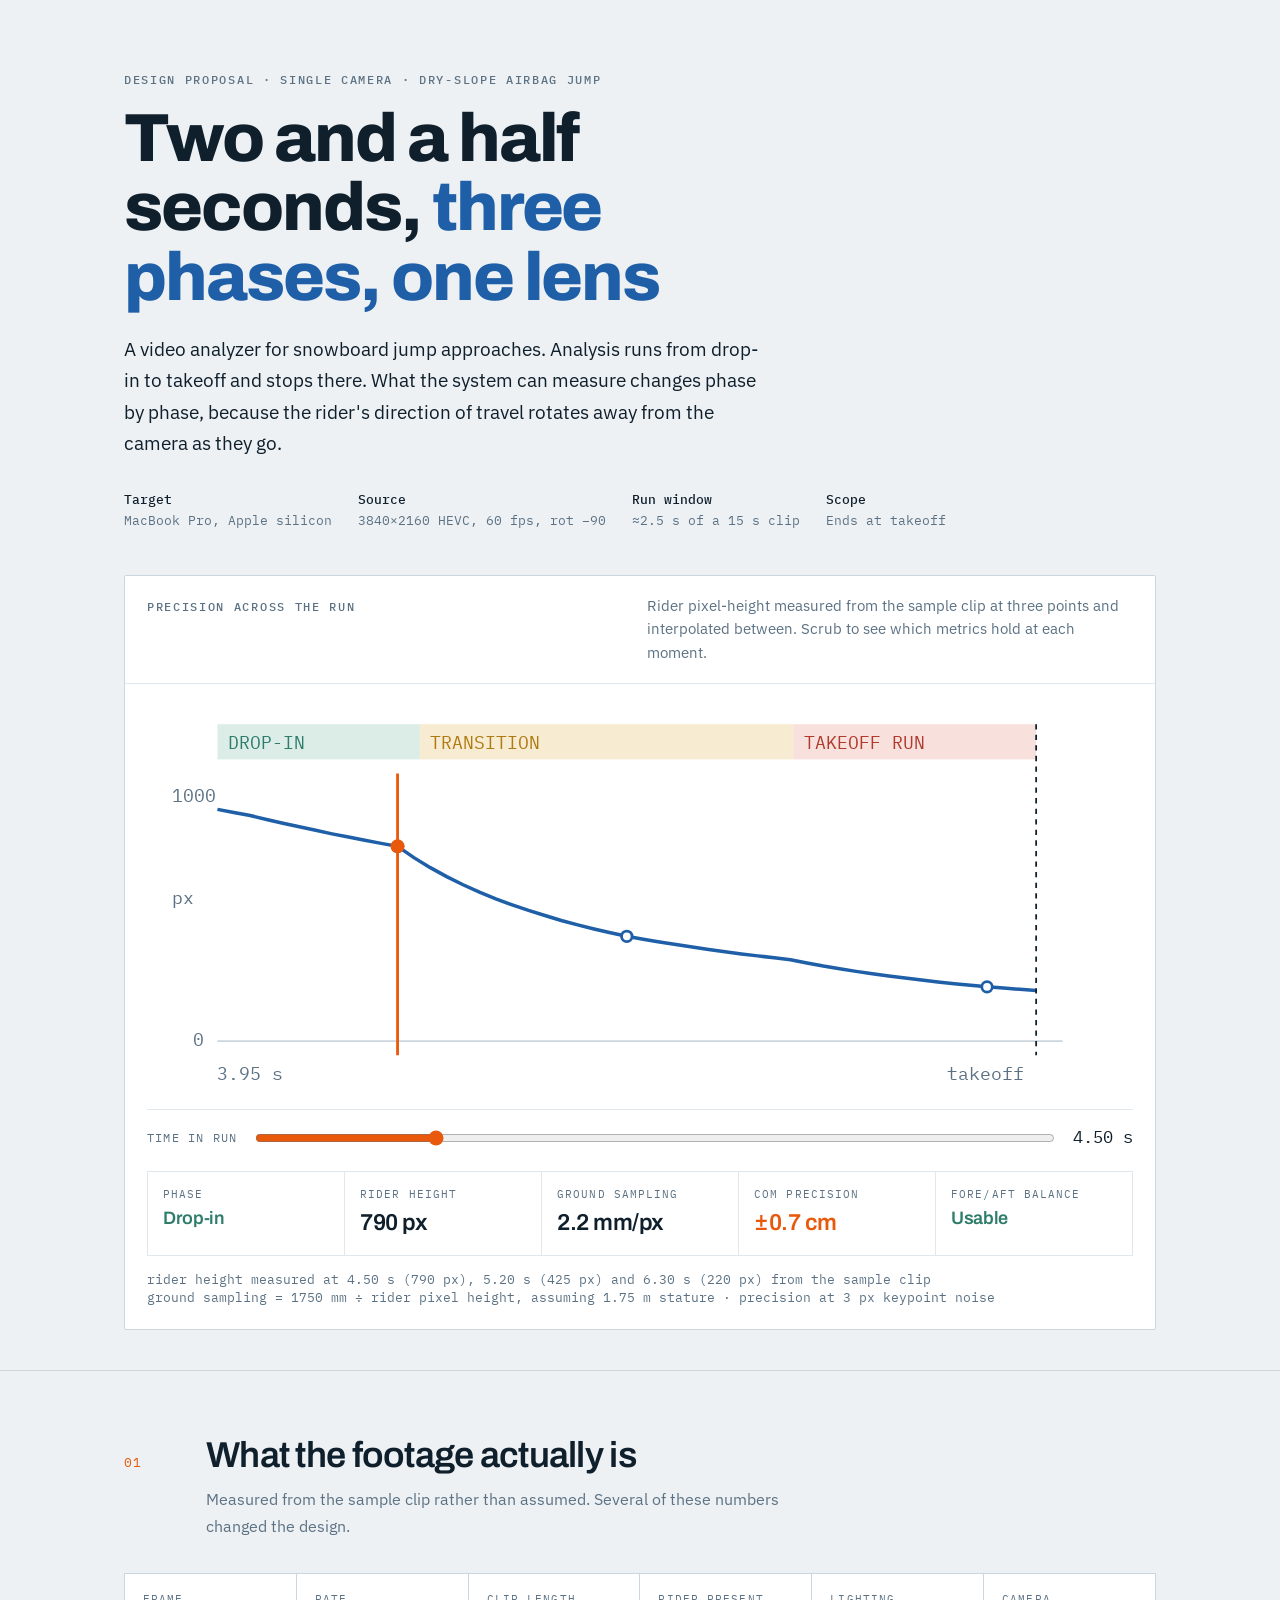
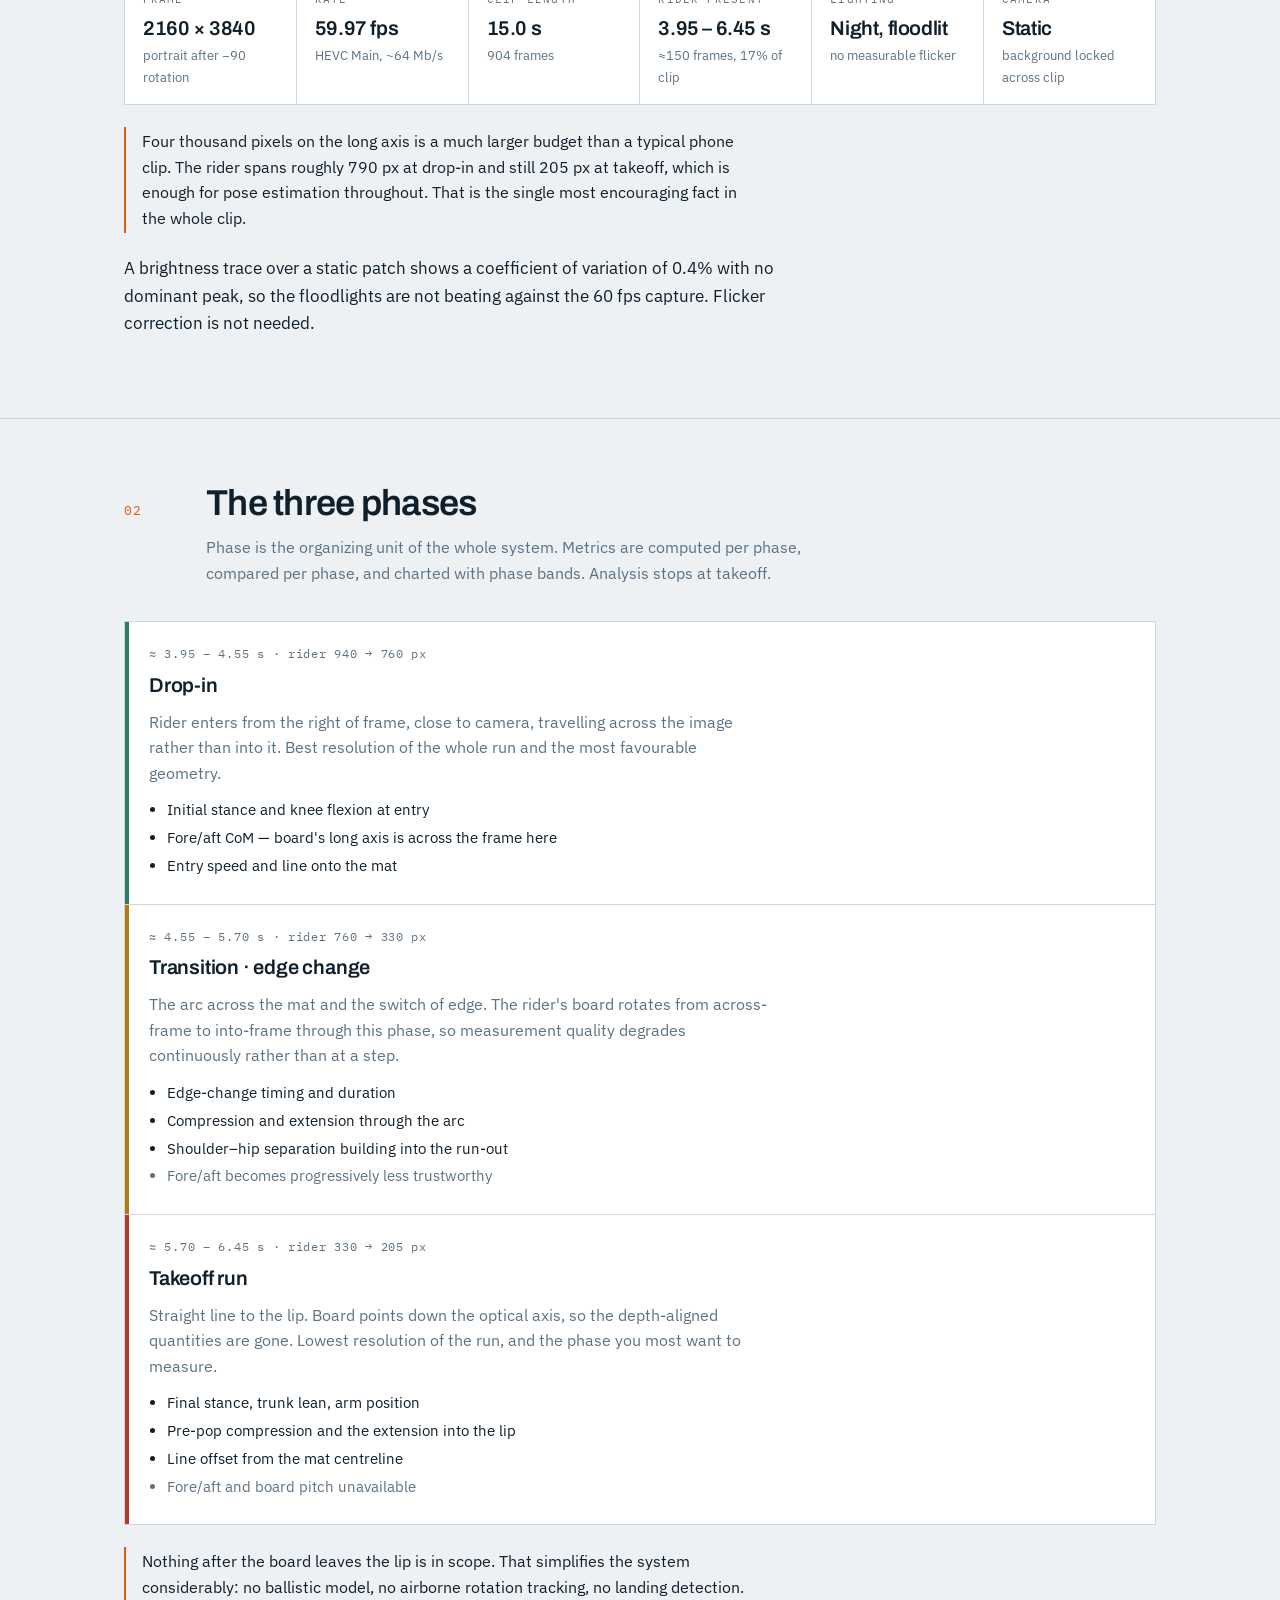
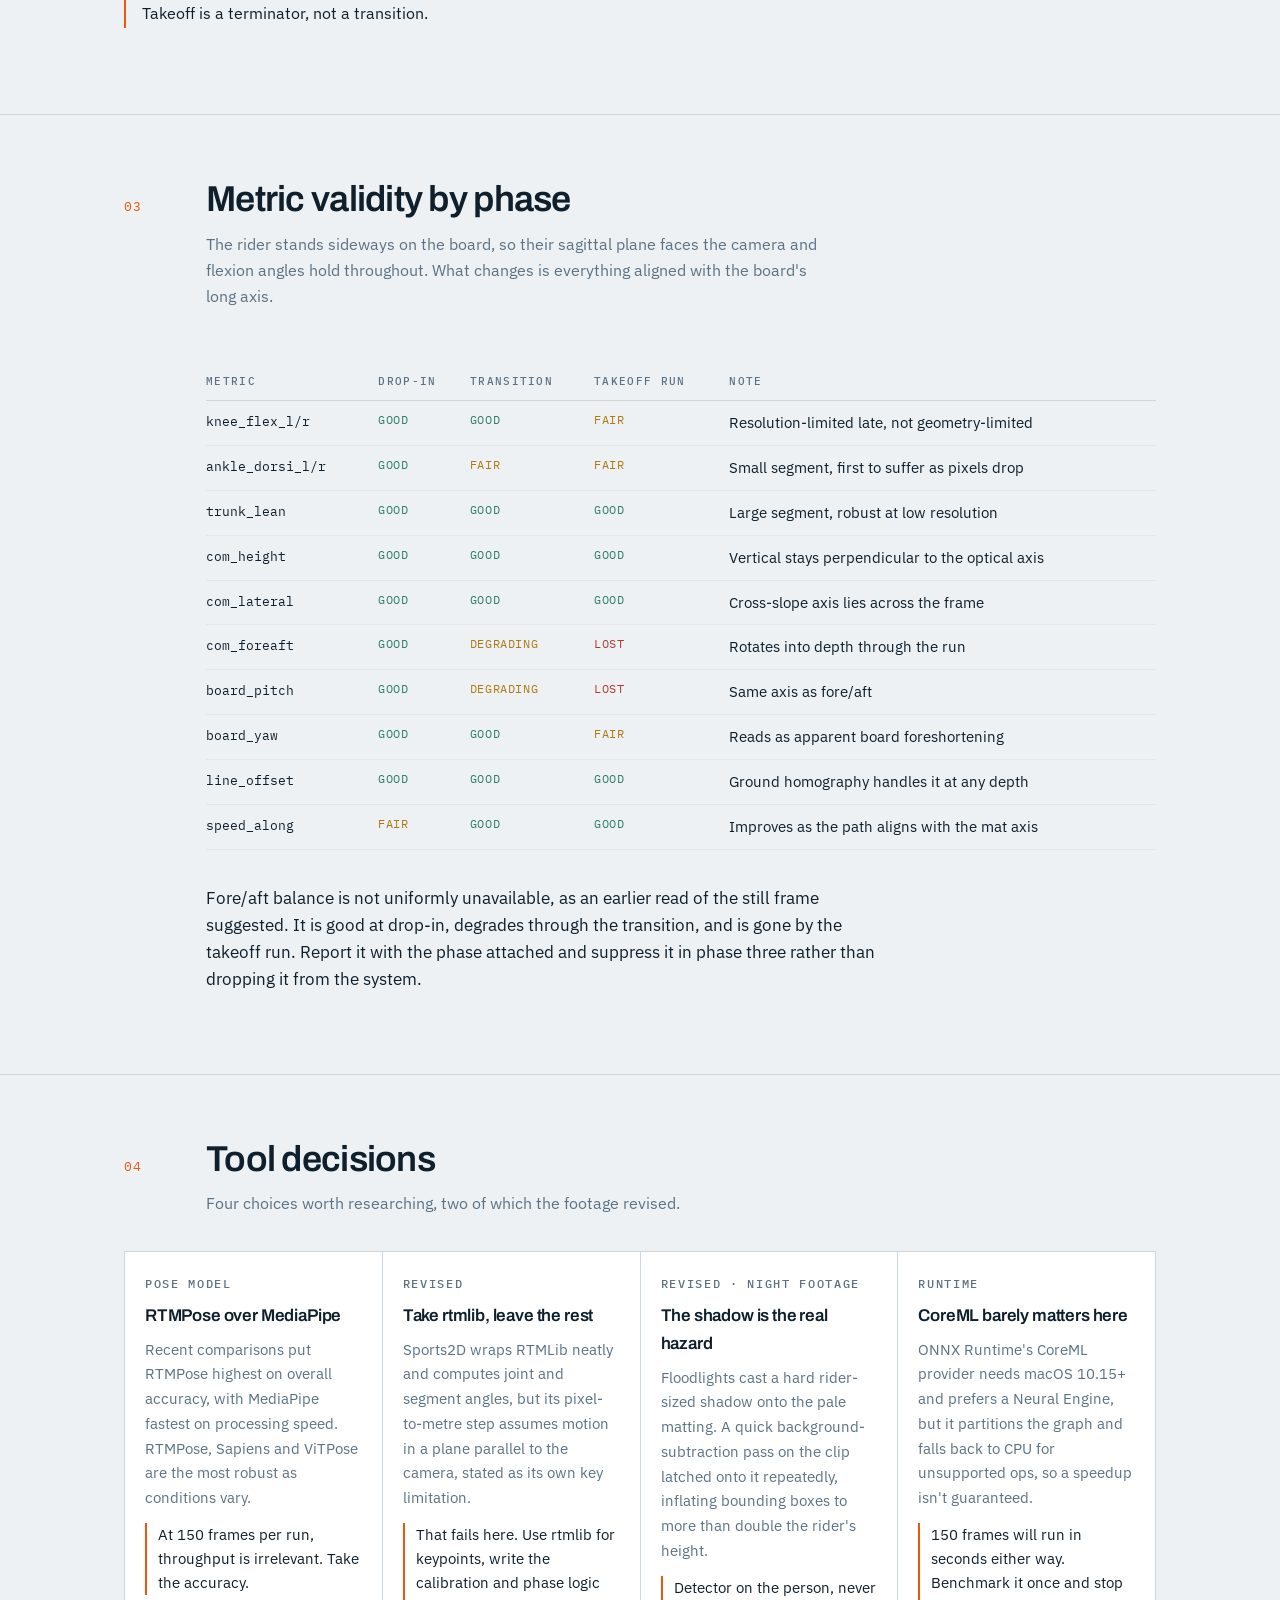
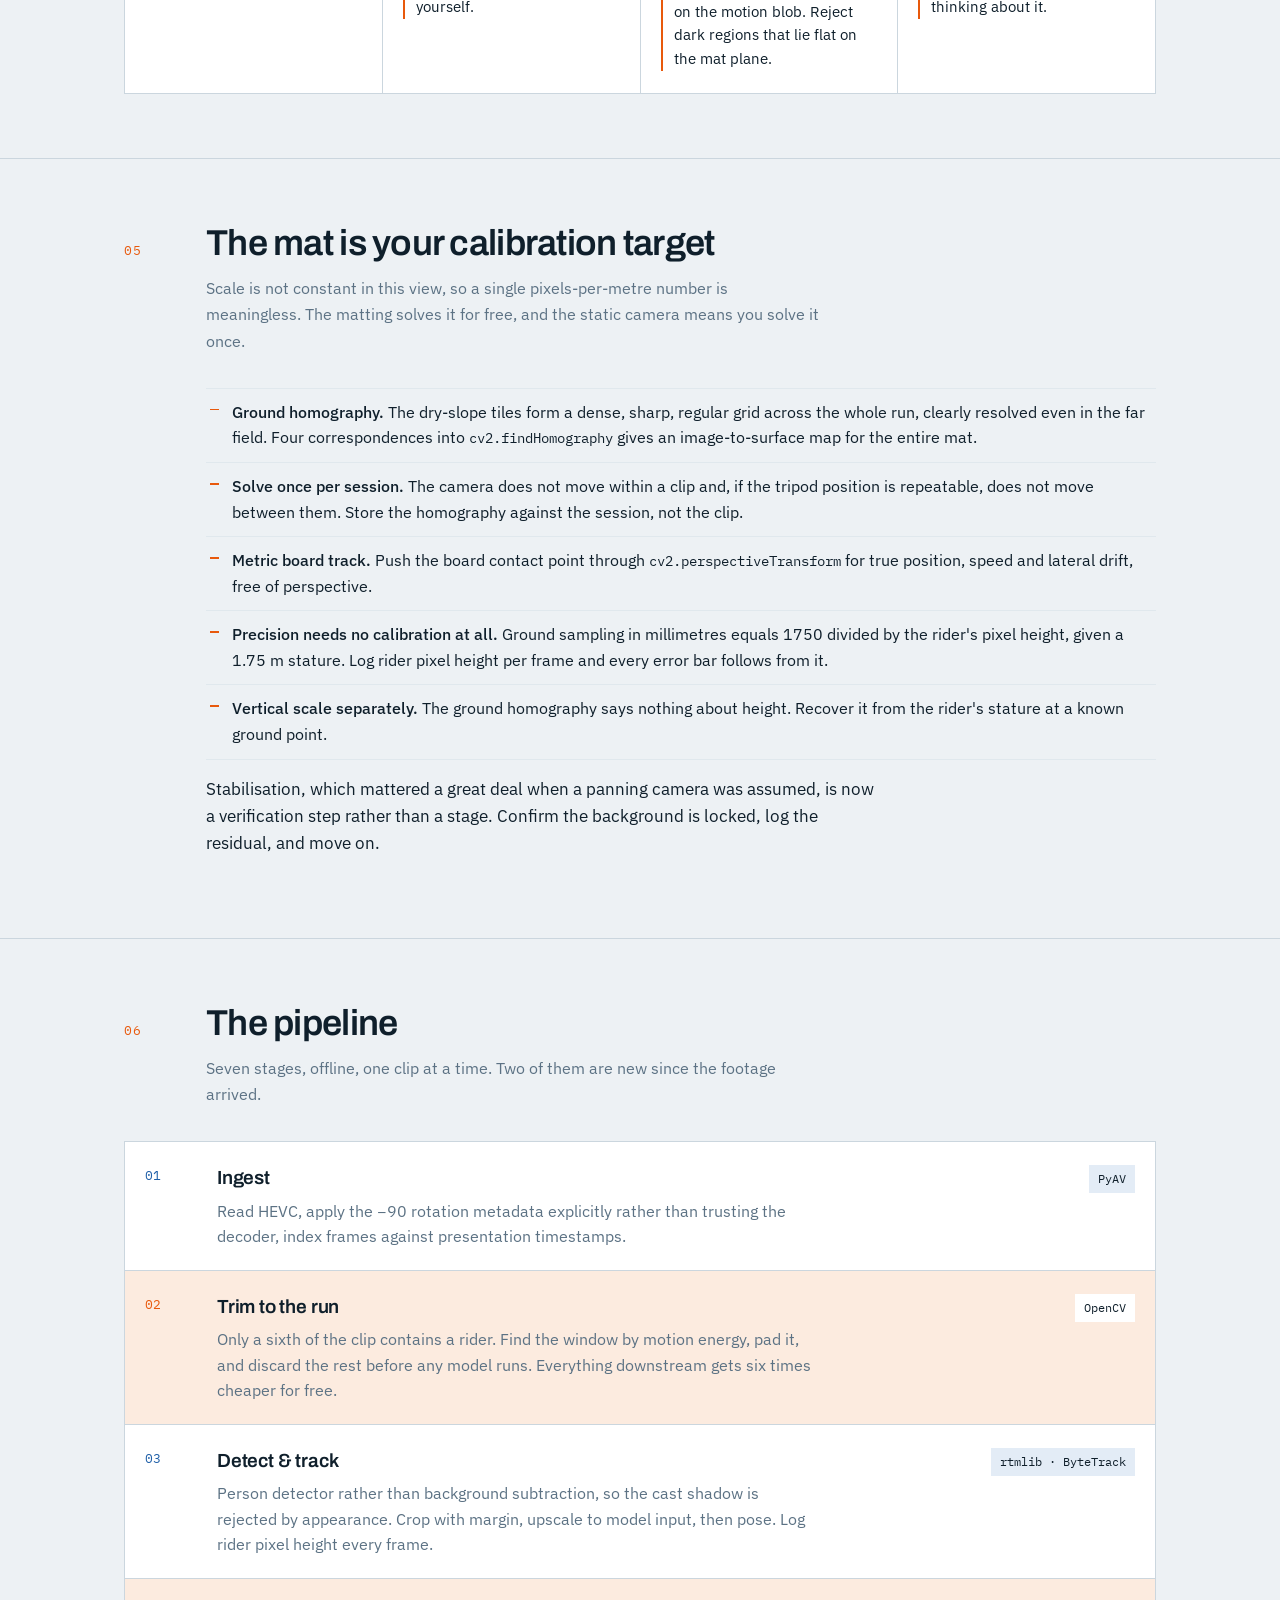
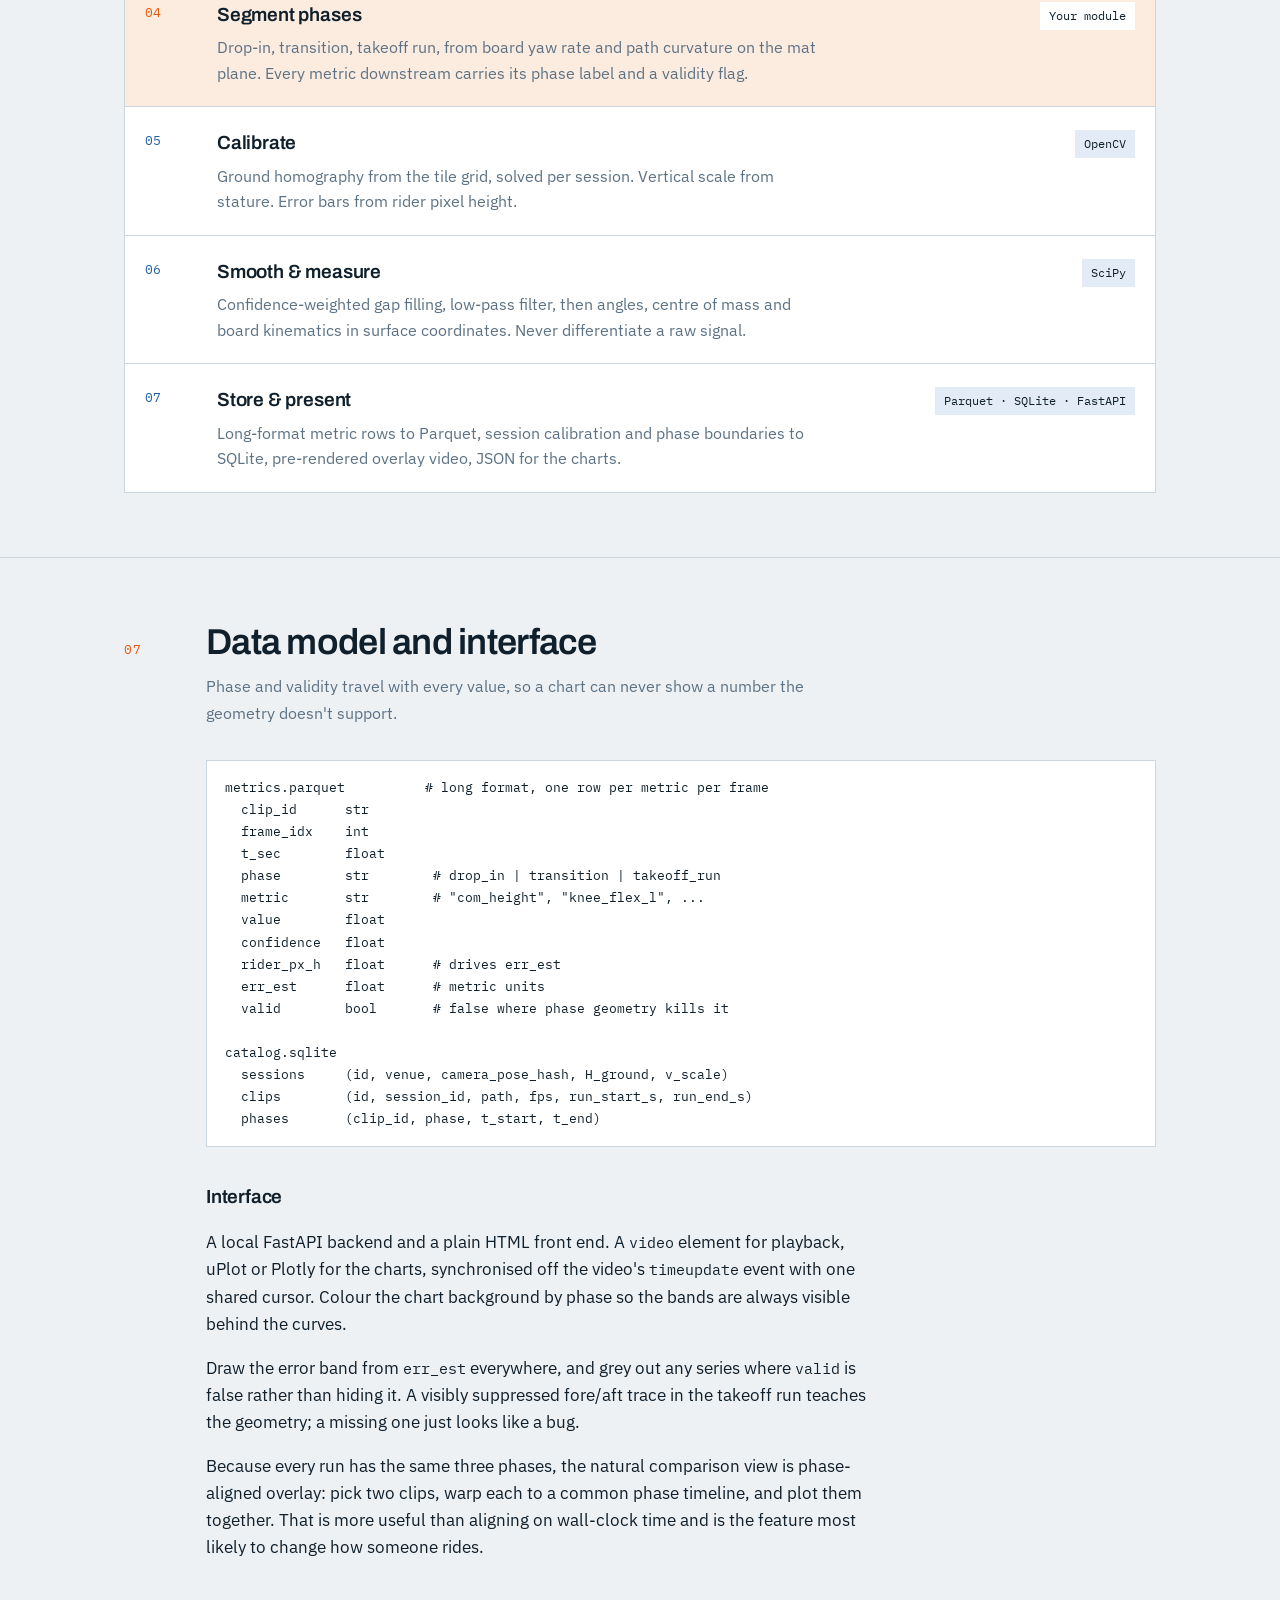
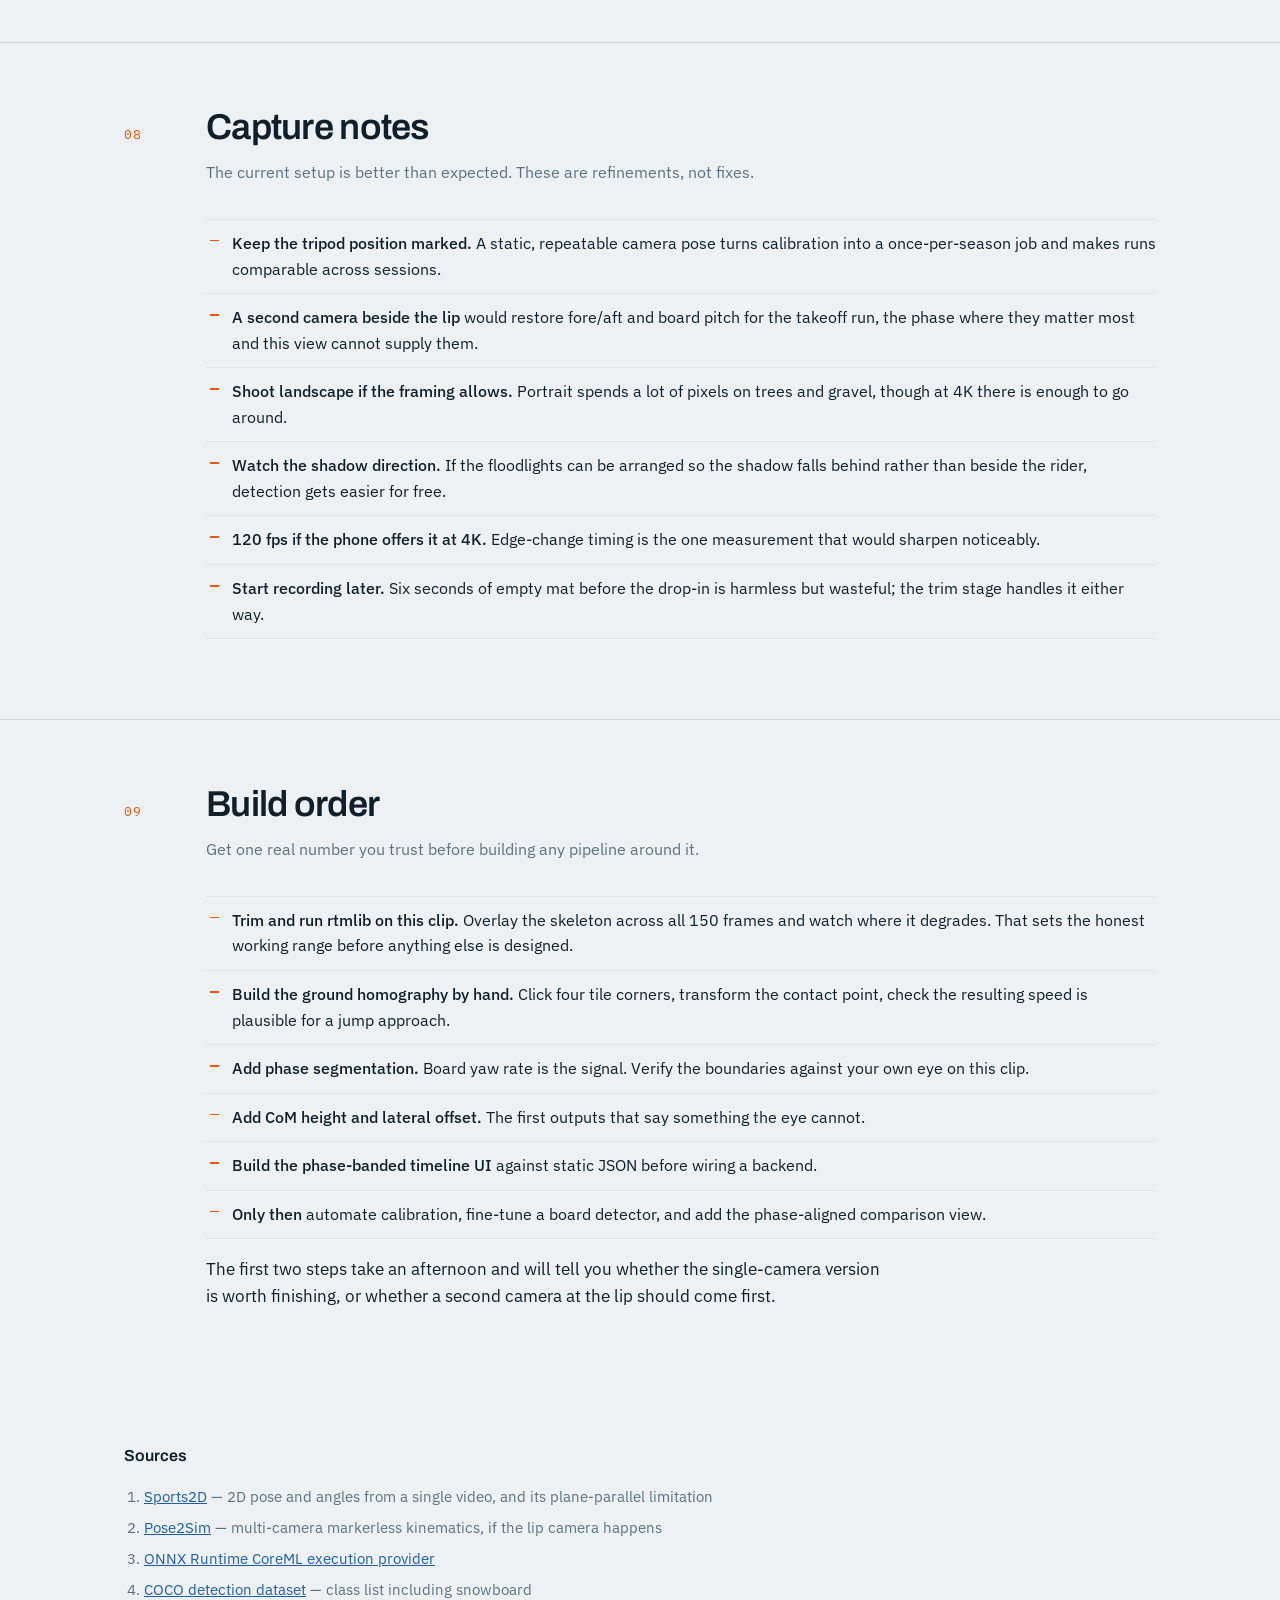
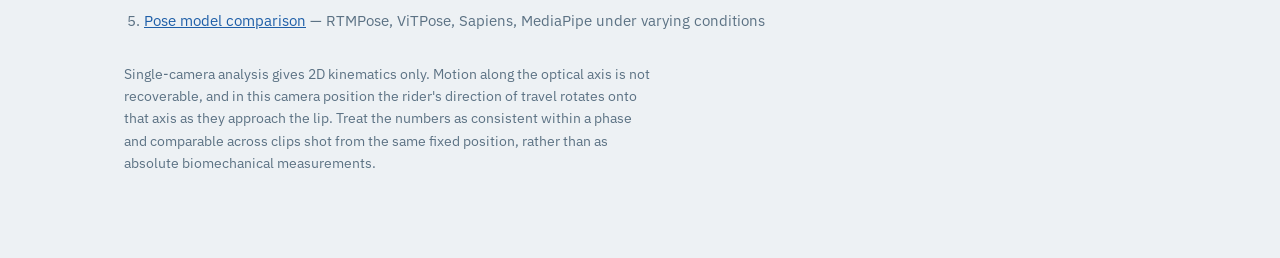
<file: docs/design-overview.html>
<!DOCTYPE html>
<html lang="en">
<head>
<meta charset="utf-8">
<meta name="viewport" content="width=device-width, initial-scale=1">
<title>Snowboard approach analyzer — architecture &amp; design</title>
<link rel="preconnect" href="https://fonts.googleapis.com">
<link rel="preconnect" href="https://fonts.gstatic.com" crossorigin>
<link href="https://fonts.googleapis.com/css2?family=Archivo:wght@500;600;800&family=IBM+Plex+Mono:wght@400;500&family=IBM+Plex+Sans:wght@400;500&display=swap" rel="stylesheet">
<style>
:root{
  --snow:#EDF1F4; --card:#FFFFFF; --ink:#0F1F2B; --slate:#5C7284;
  --piste:#1F5FA8; --piste-soft:#E3ECF6; --flag:#E8590C; --flag-soft:#FCEBDF;
  --line:#CBD6DE; --line-soft:#E0E8ED;
  --p1:#2E7D6B; --p2:#B07A12; --p3:#B03A2E;
  --p1s:#DCEDE7; --p2s:#F7EBD2; --p3s:#F8E1DD;
  --maxw:1080px;
}
@media (prefers-color-scheme: dark){
  :root{
    --snow:#0C171F; --card:#12212C; --ink:#E4ECF1; --slate:#8FA6B6;
    --piste:#6FAEEA; --piste-soft:#15293B; --flag:#FF8A4C; --flag-soft:#2A1D14;
    --line:#27394A; --line-soft:#1C2C39;
    --p1:#5FBFA6; --p2:#E0AC4A; --p3:#E8776A;
    --p1s:#12302A; --p2s:#302716; --p3s:#301A18;
  }
}
*{box-sizing:border-box}
html{scroll-behavior:smooth}
@media (prefers-reduced-motion: reduce){html{scroll-behavior:auto}*{animation:none!important;transition:none!important}}
body{margin:0;background:var(--snow);color:var(--ink);font-family:"IBM Plex Sans",system-ui,sans-serif;font-size:16.5px;line-height:1.65;-webkit-font-smoothing:antialiased}
.wrap{max-width:var(--maxw);margin:0 auto;padding:0 24px}
a{color:var(--piste)}
a:focus-visible,button:focus-visible,input:focus-visible{outline:2px solid var(--flag);outline-offset:3px}
code{font-family:"IBM Plex Mono",monospace;font-size:.88em}

.display{font-family:Archivo,sans-serif;font-weight:800;letter-spacing:-.03em;line-height:1.02}
.tag{font-family:"IBM Plex Mono",monospace;font-size:12px;font-weight:500;letter-spacing:.14em;text-transform:uppercase;color:var(--slate)}
.mono{font-family:"IBM Plex Mono",monospace}

.hero{padding:70px 0 40px;border-bottom:1px solid var(--line)}
.hero h1{margin:14px 0 0;font-size:clamp(36px,6.4vw,68px)}
.hero h1 em{font-style:normal;color:var(--piste)}
.thesis{margin:22px 0 0;max-width:58ch;font-size:19px}
.meta{display:flex;flex-wrap:wrap;gap:8px 26px;margin-top:30px}
.meta div{font-family:"IBM Plex Mono",monospace;font-size:12.5px;color:var(--slate)}
.meta b{display:block;font-weight:500;color:var(--ink);letter-spacing:0}

.demo{margin:44px 0 0;background:var(--card);border:1px solid var(--line);border-radius:2px}
.demo-head{display:flex;flex-wrap:wrap;gap:12px;justify-content:space-between;align-items:baseline;padding:18px 22px;border-bottom:1px solid var(--line-soft)}
.demo-head p{margin:0;font-size:14.5px;color:var(--slate);max-width:54ch}
.demo-body{padding:12px 22px 22px}
svg.frame{width:100%;height:auto;display:block}
.ctl{display:flex;align-items:center;gap:16px;padding:14px 0 4px;border-top:1px solid var(--line-soft);margin-top:8px;flex-wrap:wrap}
.ctl label{font-family:"IBM Plex Mono",monospace;font-size:12px;letter-spacing:.1em;text-transform:uppercase;color:var(--slate)}
input[type=range]{flex:1;min-width:180px;accent-color:var(--flag)}
.readout{display:grid;grid-template-columns:repeat(auto-fit,minmax(158px,1fr));gap:1px;background:var(--line-soft);border:1px solid var(--line-soft);margin-top:16px}
.readout div{background:var(--card);padding:13px 15px}
.readout span{display:block;font-family:"IBM Plex Mono",monospace;font-size:11px;letter-spacing:.1em;text-transform:uppercase;color:var(--slate)}
.readout strong{font-family:Archivo,sans-serif;font-weight:600;font-size:23px;letter-spacing:-.02em}
.readout .hl strong{color:var(--flag)}
.assume{margin:14px 0 0;font-size:12.5px;color:var(--slate);font-family:"IBM Plex Mono",monospace;line-height:1.5}

section{padding:64px 0;border-bottom:1px solid var(--line)}
section:last-of-type{border-bottom:0}
.shead{display:grid;grid-template-columns:64px 1fr;gap:0 18px;align-items:baseline;margin-bottom:34px}
.shead .num{font-family:"IBM Plex Mono",monospace;font-size:13px;color:var(--flag);letter-spacing:.08em;padding-top:6px}
.shead h2{margin:0;font-family:Archivo,sans-serif;font-weight:600;font-size:clamp(26px,3.6vw,36px);letter-spacing:-.02em;line-height:1.15}
.shead p{grid-column:2;margin:10px 0 0;color:var(--slate);max-width:62ch;font-size:16px}
.body{margin-left:0}
@media(min-width:760px){.body{margin-left:82px}}
.body p{max-width:68ch}
.body h3{font-family:Archivo,sans-serif;font-weight:600;font-size:19px;letter-spacing:-.01em;margin:34px 0 8px}

.facts{display:grid;grid-template-columns:repeat(auto-fit,minmax(150px,1fr));gap:1px;background:var(--line);border:1px solid var(--line)}
.facts div{background:var(--card);padding:16px 18px}
.facts span{display:block;font-family:"IBM Plex Mono",monospace;font-size:11px;letter-spacing:.1em;text-transform:uppercase;color:var(--slate);margin-bottom:4px}
.facts b{font-family:Archivo,sans-serif;font-weight:600;font-size:20px;letter-spacing:-.02em}
.facts i{font-style:normal;display:block;font-size:13px;color:var(--slate)}

.phases{display:grid;gap:1px;background:var(--line);border:1px solid var(--line);margin:8px 0 0}
.ph{background:var(--card);padding:22px 20px;border-left:4px solid var(--line)}
.ph.a{border-left-color:var(--p1)}
.ph.b{border-left-color:var(--p2)}
.ph.c{border-left-color:var(--p3)}
.ph .when{font-family:"IBM Plex Mono",monospace;font-size:12px;color:var(--slate);letter-spacing:.06em}
.ph h3{margin:5px 0 8px;font-family:Archivo,sans-serif;font-weight:600;font-size:20px;letter-spacing:-.01em}
.ph p{margin:0 0 12px;font-size:15.5px;color:var(--slate);max-width:62ch}
.ph ul{margin:0;padding-left:18px;font-size:15px}
.ph li{margin-bottom:3px}
.ph .kill{color:var(--slate)}

.cards{display:grid;grid-template-columns:repeat(auto-fit,minmax(250px,1fr));gap:1px;background:var(--line);border:1px solid var(--line)}
.cards article{background:var(--card);padding:22px 20px}
.cards h3{font-family:Archivo,sans-serif;font-weight:600;font-size:17px;margin:8px 0 8px;letter-spacing:-.01em}
.cards p{margin:0;font-size:15px;color:var(--slate)}
.cards p.verdict{margin-top:12px;color:var(--ink);font-size:14.5px;border-left:2px solid var(--flag);padding-left:11px}

.pipe{display:grid;gap:1px;background:var(--line);border:1px solid var(--line)}
.stage{background:var(--card);display:grid;grid-template-columns:56px 1fr;gap:0 16px;padding:20px}
@media(min-width:760px){.stage{grid-template-columns:56px 1fr 200px;align-items:start}}
.stage .idx{font-family:"IBM Plex Mono",monospace;font-size:13px;color:var(--piste);padding-top:3px}
.stage h3{margin:0 0 5px;font-family:Archivo,sans-serif;font-weight:600;font-size:19px;letter-spacing:-.01em}
.stage p{margin:0;font-size:15.5px;color:var(--slate);max-width:60ch}
.stage .owns{grid-column:2;margin-top:12px;font-family:"IBM Plex Mono",monospace;font-size:12px;color:var(--ink);background:var(--piste-soft);display:inline-block;justify-self:start;padding:4px 9px}
@media(min-width:760px){.stage .owns{grid-column:3;margin-top:3px;justify-self:end;text-align:right}}
.stage.key{background:var(--flag-soft)}
.stage.key .idx{color:var(--flag)}
.stage.key .owns{background:var(--card)}

ul.plain{list-style:none;padding:0;margin:16px 0}
ul.plain li{padding:11px 0 11px 26px;border-top:1px solid var(--line-soft);position:relative;font-size:15.5px}
ul.plain li:last-child{border-bottom:1px solid var(--line-soft)}
ul.plain li::before{content:"";position:absolute;left:4px;top:20px;width:9px;height:1.5px;background:var(--flag)}
ul.plain b{font-weight:500}
table{width:100%;border-collapse:collapse;margin:18px 0;font-size:14.5px}
th,td{text-align:left;padding:10px 12px 10px 0;border-bottom:1px solid var(--line-soft);vertical-align:top}
th{font-family:"IBM Plex Mono",monospace;font-size:11px;letter-spacing:.12em;text-transform:uppercase;color:var(--slate);font-weight:500;border-bottom:1px solid var(--line)}
td.m{font-family:"IBM Plex Mono",monospace;font-size:13px}
td.v{font-family:"IBM Plex Mono",monospace;font-size:11.5px;letter-spacing:.05em;text-transform:uppercase;white-space:nowrap}
.ok{color:var(--p1)} .mid{color:var(--p2)} .no{color:var(--p3)}
.tblwrap{overflow-x:auto}
pre{background:var(--card);border:1px solid var(--line);padding:16px 18px;overflow-x:auto;font-family:"IBM Plex Mono",monospace;font-size:13px;line-height:1.7;margin:18px 0}
.note{border-left:2px solid var(--flag);padding:2px 0 2px 16px;margin:22px 0;font-size:15.5px;max-width:62ch}

footer{padding:52px 0 70px}
footer h2{font-family:Archivo,sans-serif;font-weight:600;font-size:16px;margin:0 0 16px}
footer ol{margin:0;padding-left:20px;font-size:14.5px;color:var(--slate)}
footer li{margin-bottom:7px}
.caveat{margin-top:30px;font-size:13.5px;color:var(--slate);max-width:66ch}
</style>
</head>
<body>

<header class="hero">
  <div class="wrap">
    <div class="tag">Design proposal · single camera · dry-slope airbag jump</div>
    <h1 class="display">Two and a half<br>seconds, <em>three<br>phases, one lens</em></h1>
    <p class="thesis">A video analyzer for snowboard jump approaches. Analysis runs from drop-in to takeoff and stops there. What the system can measure changes phase by phase, because the rider's direction of travel rotates away from the camera as they go.</p>
    <div class="meta">
      <div><b>Target</b>MacBook Pro, Apple silicon</div>
      <div><b>Source</b>3840×2160 HEVC, 60 fps, rot −90</div>
      <div><b>Run window</b>≈2.5 s of a 15 s clip</div>
      <div><b>Scope</b>Ends at takeoff</div>
    </div>

    <div class="demo">
      <div class="demo-head">
        <div class="tag">Precision across the run</div>
        <p>Rider pixel-height measured from the sample clip at three points and interpolated between. Scrub to see which metrics hold at each moment.</p>
      </div>
      <div class="demo-body">
        <svg class="frame" viewBox="0 0 560 230" role="img" aria-labelledby="rt rd">
          <title id="rt">Rider pixel height and phase bands across the run</title>
          <desc id="rd">Rider height in frame falls from roughly 940 pixels at drop-in to about 205 pixels at takeoff, roughly a fivefold loss of resolution, while the run passes through drop-in, transition and takeoff-run phases.</desc>
          <rect x="40" y="16" width="115" height="20" fill="var(--p1s)"/>
          <rect x="155" y="16" width="212" height="20" fill="var(--p2s)"/>
          <rect x="367" y="16" width="138" height="20" fill="var(--p3s)"/>
          <text x="46" y="30" fill="var(--p1)" font-family="IBM Plex Mono, monospace" font-size="10">DROP-IN</text>
          <text x="161" y="30" fill="var(--p2)" font-family="IBM Plex Mono, monospace" font-size="10">TRANSITION</text>
          <text x="373" y="30" fill="var(--p3)" font-family="IBM Plex Mono, monospace" font-size="10">TAKEOFF RUN</text>

          <line x1="40" y1="196" x2="520" y2="196" stroke="var(--line)" stroke-width="1"/>
          <path id="hcurve" d="" fill="none" stroke="var(--piste)" stroke-width="2"/>
          <g id="anchors"></g>
          <line id="head" x1="0" y1="44" x2="0" y2="204" stroke="var(--flag)" stroke-width="1.6"/>
          <circle id="dot" cx="0" cy="0" r="4" fill="var(--flag)"/>
          <line x1="505" y1="16" x2="505" y2="204" stroke="var(--ink)" stroke-width="1" stroke-dasharray="3 3"/>
          <text x="498" y="218" fill="var(--slate)" text-anchor="end" font-family="IBM Plex Mono, monospace" font-size="10">takeoff</text>
          <text x="40" y="218" fill="var(--slate)" font-family="IBM Plex Mono, monospace" font-size="10">3.95 s</text>
          <text x="14" y="60" fill="var(--slate)" font-family="IBM Plex Mono, monospace" font-size="10">1000</text>
          <text x="26" y="199" fill="var(--slate)" font-family="IBM Plex Mono, monospace" font-size="10">0</text>
          <text x="14" y="118" fill="var(--slate)" font-family="IBM Plex Mono, monospace" font-size="10">px</text>
        </svg>

        <div class="ctl">
          <label for="tt">Time in run</label>
          <input id="tt" type="range" min="3.95" max="6.45" value="4.50" step="0.05" aria-describedby="ttVal">
          <span id="ttVal" class="mono" style="min-width:58px;text-align:right">4.50 s</span>
        </div>

        <div class="readout">
          <div><span>Phase</span><strong id="oPh" style="font-size:18px">Drop-in</strong></div>
          <div><span>Rider height</span><strong id="oPx">790 px</strong></div>
          <div><span>Ground sampling</span><strong id="oMm">2.2 mm/px</strong></div>
          <div class="hl"><span>CoM precision</span><strong id="oErr">±0.7 cm</strong></div>
          <div><span>Fore/aft balance</span><strong id="oFa" style="font-size:18px">Usable</strong></div>
        </div>
        <p class="assume">rider height measured at 4.50 s (790 px), 5.20 s (425 px) and 6.30 s (220 px) from the sample clip<br>ground sampling = 1750 mm ÷ rider pixel height, assuming 1.75 m stature · precision at 3 px keypoint noise</p>
      </div>
    </div>
  </div>
</header>

<main>

<section id="clip">
  <div class="wrap">
    <div class="shead">
      <div class="num">01</div>
      <h2>What the footage actually is</h2>
      <p>Measured from the sample clip rather than assumed. Several of these numbers changed the design.</p>
    </div>
    <div class="body" style="margin-left:0">
      <div class="facts">
        <div><span>Frame</span><b>2160 × 3840</b><i>portrait after −90 rotation</i></div>
        <div><span>Rate</span><b>59.97 fps</b><i>HEVC Main, ~64 Mb/s</i></div>
        <div><span>Clip length</span><b>15.0 s</b><i>904 frames</i></div>
        <div><span>Rider present</span><b>3.95 – 6.45 s</b><i>≈150 frames, 17% of clip</i></div>
        <div><span>Lighting</span><b>Night, floodlit</b><i>no measurable flicker</i></div>
        <div><span>Camera</span><b>Static</b><i>background locked across clip</i></div>
      </div>
      <div class="note">Four thousand pixels on the long axis is a much larger budget than a typical phone clip. The rider spans roughly 790 px at drop-in and still 205 px at takeoff, which is enough for pose estimation throughout. That is the single most encouraging fact in the whole clip.</div>
      <p>A brightness trace over a static patch shows a coefficient of variation of 0.4% with no dominant peak, so the floodlights are not beating against the 60 fps capture. Flicker correction is not needed.</p>
    </div>
  </div>
</section>

<section id="phases">
  <div class="wrap">
    <div class="shead">
      <div class="num">02</div>
      <h2>The three phases</h2>
      <p>Phase is the organizing unit of the whole system. Metrics are computed per phase, compared per phase, and charted with phase bands. Analysis stops at takeoff.</p>
    </div>
    <div class="body" style="margin-left:0">
      <div class="phases">
        <div class="ph a">
          <div class="when">≈ 3.95 – 4.55 s · rider 940 → 760 px</div>
          <h3>Drop-in</h3>
          <p>Rider enters from the right of frame, close to camera, travelling across the image rather than into it. Best resolution of the whole run and the most favourable geometry.</p>
          <ul>
            <li>Initial stance and knee flexion at entry</li>
            <li>Fore/aft CoM — board's long axis is across the frame here</li>
            <li>Entry speed and line onto the mat</li>
          </ul>
        </div>
        <div class="ph b">
          <div class="when">≈ 4.55 – 5.70 s · rider 760 → 330 px</div>
          <h3>Transition · edge change</h3>
          <p>The arc across the mat and the switch of edge. The rider's board rotates from across-frame to into-frame through this phase, so measurement quality degrades continuously rather than at a step.</p>
          <ul>
            <li>Edge-change timing and duration</li>
            <li>Compression and extension through the arc</li>
            <li>Shoulder–hip separation building into the run-out</li>
            <li class="kill">Fore/aft becomes progressively less trustworthy</li>
          </ul>
        </div>
        <div class="ph c">
          <div class="when">≈ 5.70 – 6.45 s · rider 330 → 205 px</div>
          <h3>Takeoff run</h3>
          <p>Straight line to the lip. Board points down the optical axis, so the depth-aligned quantities are gone. Lowest resolution of the run, and the phase you most want to measure.</p>
          <ul>
            <li>Final stance, trunk lean, arm position</li>
            <li>Pre-pop compression and the extension into the lip</li>
            <li>Line offset from the mat centreline</li>
            <li class="kill">Fore/aft and board pitch unavailable</li>
          </ul>
        </div>
      </div>
      <div class="note">Nothing after the board leaves the lip is in scope. That simplifies the system considerably: no ballistic model, no airborne rotation tracking, no landing detection. Takeoff is a terminator, not a transition.</div>
    </div>
  </div>
</section>

<section id="geom">
  <div class="wrap">
    <div class="shead">
      <div class="num">03</div>
      <h2>Metric validity by phase</h2>
      <p>The rider stands sideways on the board, so their sagittal plane faces the camera and flexion angles hold throughout. What changes is everything aligned with the board's long axis.</p>
    </div>
    <div class="body">
      <div class="tblwrap">
      <table>
        <thead><tr><th>Metric</th><th>Drop-in</th><th>Transition</th><th>Takeoff run</th><th>Note</th></tr></thead>
        <tbody>
          <tr><td class="m">knee_flex_l/r</td><td class="v ok">Good</td><td class="v ok">Good</td><td class="v mid">Fair</td><td>Resolution-limited late, not geometry-limited</td></tr>
          <tr><td class="m">ankle_dorsi_l/r</td><td class="v ok">Good</td><td class="v mid">Fair</td><td class="v mid">Fair</td><td>Small segment, first to suffer as pixels drop</td></tr>
          <tr><td class="m">trunk_lean</td><td class="v ok">Good</td><td class="v ok">Good</td><td class="v ok">Good</td><td>Large segment, robust at low resolution</td></tr>
          <tr><td class="m">com_height</td><td class="v ok">Good</td><td class="v ok">Good</td><td class="v ok">Good</td><td>Vertical stays perpendicular to the optical axis</td></tr>
          <tr><td class="m">com_lateral</td><td class="v ok">Good</td><td class="v ok">Good</td><td class="v ok">Good</td><td>Cross-slope axis lies across the frame</td></tr>
          <tr><td class="m">com_foreaft</td><td class="v ok">Good</td><td class="v mid">Degrading</td><td class="v no">Lost</td><td>Rotates into depth through the run</td></tr>
          <tr><td class="m">board_pitch</td><td class="v ok">Good</td><td class="v mid">Degrading</td><td class="v no">Lost</td><td>Same axis as fore/aft</td></tr>
          <tr><td class="m">board_yaw</td><td class="v ok">Good</td><td class="v ok">Good</td><td class="v mid">Fair</td><td>Reads as apparent board foreshortening</td></tr>
          <tr><td class="m">line_offset</td><td class="v ok">Good</td><td class="v ok">Good</td><td class="v ok">Good</td><td>Ground homography handles it at any depth</td></tr>
          <tr><td class="m">speed_along</td><td class="v mid">Fair</td><td class="v ok">Good</td><td class="v ok">Good</td><td>Improves as the path aligns with the mat axis</td></tr>
        </tbody>
      </table>
      </div>
      <p>Fore/aft balance is not uniformly unavailable, as an earlier read of the still frame suggested. It is good at drop-in, degrades through the transition, and is gone by the takeoff run. Report it with the phase attached and suppress it in phase three rather than dropping it from the system.</p>
    </div>
  </div>
</section>

<section id="findings">
  <div class="wrap">
    <div class="shead">
      <div class="num">04</div>
      <h2>Tool decisions</h2>
      <p>Four choices worth researching, two of which the footage revised.</p>
    </div>
    <div class="cards">
      <article>
        <div class="tag">Pose model</div>
        <h3>RTMPose over MediaPipe</h3>
        <p>Recent comparisons put RTMPose highest on overall accuracy, with MediaPipe fastest on processing speed. RTMPose, Sapiens and ViTPose are the most robust as conditions vary.</p>
        <p class="verdict">At 150 frames per run, throughput is irrelevant. Take the accuracy.</p>
      </article>
      <article>
        <div class="tag">Revised</div>
        <h3>Take rtmlib, leave the rest</h3>
        <p>Sports2D wraps RTMLib neatly and computes joint and segment angles, but its pixel-to-metre step assumes motion in a plane parallel to the camera, stated as its own key limitation.</p>
        <p class="verdict">That fails here. Use rtmlib for keypoints, write the calibration and phase logic yourself.</p>
      </article>
      <article>
        <div class="tag">Revised · night footage</div>
        <h3>The shadow is the real hazard</h3>
        <p>Floodlights cast a hard rider-sized shadow onto the pale matting. A quick background-subtraction pass on the clip latched onto it repeatedly, inflating bounding boxes to more than double the rider's height.</p>
        <p class="verdict">Detector on the person, never on the motion blob. Reject dark regions that lie flat on the mat plane.</p>
      </article>
      <article>
        <div class="tag">Runtime</div>
        <h3>CoreML barely matters here</h3>
        <p>ONNX Runtime's CoreML provider needs macOS 10.15+ and prefers a Neural Engine, but it partitions the graph and falls back to CPU for unsupported ops, so a speedup isn't guaranteed.</p>
        <p class="verdict">150 frames will run in seconds either way. Benchmark it once and stop thinking about it.</p>
      </article>
    </div>
  </div>
</section>

<section id="calib">
  <div class="wrap">
    <div class="shead">
      <div class="num">05</div>
      <h2>The mat is your calibration target</h2>
      <p>Scale is not constant in this view, so a single pixels-per-metre number is meaningless. The matting solves it for free, and the static camera means you solve it once.</p>
    </div>
    <div class="body">
      <ul class="plain">
        <li><b>Ground homography.</b> The dry-slope tiles form a dense, sharp, regular grid across the whole run, clearly resolved even in the far field. Four correspondences into <code>cv2.findHomography</code> gives an image-to-surface map for the entire mat.</li>
        <li><b>Solve once per session.</b> The camera does not move within a clip and, if the tripod position is repeatable, does not move between them. Store the homography against the session, not the clip.</li>
        <li><b>Metric board track.</b> Push the board contact point through <code>cv2.perspectiveTransform</code> for true position, speed and lateral drift, free of perspective.</li>
        <li><b>Precision needs no calibration at all.</b> Ground sampling in millimetres equals 1750 divided by the rider's pixel height, given a 1.75 m stature. Log rider pixel height per frame and every error bar follows from it.</li>
        <li><b>Vertical scale separately.</b> The ground homography says nothing about height. Recover it from the rider's stature at a known ground point.</li>
      </ul>
      <p>Stabilisation, which mattered a great deal when a panning camera was assumed, is now a verification step rather than a stage. Confirm the background is locked, log the residual, and move on.</p>
    </div>
  </div>
</section>

<section id="pipeline">
  <div class="wrap">
    <div class="shead">
      <div class="num">06</div>
      <h2>The pipeline</h2>
      <p>Seven stages, offline, one clip at a time. Two of them are new since the footage arrived.</p>
    </div>
    <div class="pipe">
      <div class="stage">
        <div class="idx">01</div>
        <div><h3>Ingest</h3><p>Read HEVC, apply the −90 rotation metadata explicitly rather than trusting the decoder, index frames against presentation timestamps.</p></div>
        <div class="owns">PyAV</div>
      </div>
      <div class="stage key">
        <div class="idx">02</div>
        <div><h3>Trim to the run</h3><p>Only a sixth of the clip contains a rider. Find the window by motion energy, pad it, and discard the rest before any model runs. Everything downstream gets six times cheaper for free.</p></div>
        <div class="owns">OpenCV</div>
      </div>
      <div class="stage">
        <div class="idx">03</div>
        <div><h3>Detect &amp; track</h3><p>Person detector rather than background subtraction, so the cast shadow is rejected by appearance. Crop with margin, upscale to model input, then pose. Log rider pixel height every frame.</p></div>
        <div class="owns">rtmlib · ByteTrack</div>
      </div>
      <div class="stage key">
        <div class="idx">04</div>
        <div><h3>Segment phases</h3><p>Drop-in, transition, takeoff run, from board yaw rate and path curvature on the mat plane. Every metric downstream carries its phase label and a validity flag.</p></div>
        <div class="owns">Your module</div>
      </div>
      <div class="stage">
        <div class="idx">05</div>
        <div><h3>Calibrate</h3><p>Ground homography from the tile grid, solved per session. Vertical scale from stature. Error bars from rider pixel height.</p></div>
        <div class="owns">OpenCV</div>
      </div>
      <div class="stage">
        <div class="idx">06</div>
        <div><h3>Smooth &amp; measure</h3><p>Confidence-weighted gap filling, low-pass filter, then angles, centre of mass and board kinematics in surface coordinates. Never differentiate a raw signal.</p></div>
        <div class="owns">SciPy</div>
      </div>
      <div class="stage">
        <div class="idx">07</div>
        <div><h3>Store &amp; present</h3><p>Long-format metric rows to Parquet, session calibration and phase boundaries to SQLite, pre-rendered overlay video, JSON for the charts.</p></div>
        <div class="owns">Parquet · SQLite · FastAPI</div>
      </div>
    </div>
  </div>
</section>

<section id="data">
  <div class="wrap">
    <div class="shead">
      <div class="num">07</div>
      <h2>Data model and interface</h2>
      <p>Phase and validity travel with every value, so a chart can never show a number the geometry doesn't support.</p>
    </div>
    <div class="body">
<pre>metrics.parquet          # long format, one row per metric per frame
  clip_id      str
  frame_idx    int
  t_sec        float
  phase        str        # drop_in | transition | takeoff_run
  metric       str        # "com_height", "knee_flex_l", ...
  value        float
  confidence   float
  rider_px_h   float      # drives err_est
  err_est      float      # metric units
  valid        bool       # false where phase geometry kills it

catalog.sqlite
  sessions     (id, venue, camera_pose_hash, H_ground, v_scale)
  clips        (id, session_id, path, fps, run_start_s, run_end_s)
  phases       (clip_id, phase, t_start, t_end)</pre>

      <h3>Interface</h3>
      <p>A local FastAPI backend and a plain HTML front end. A <code>video</code> element for playback, uPlot or Plotly for the charts, synchronised off the video's <code>timeupdate</code> event with one shared cursor. Colour the chart background by phase so the bands are always visible behind the curves.</p>
      <p>Draw the error band from <code>err_est</code> everywhere, and grey out any series where <code>valid</code> is false rather than hiding it. A visibly suppressed fore/aft trace in the takeoff run teaches the geometry; a missing one just looks like a bug.</p>
      <p>Because every run has the same three phases, the natural comparison view is phase-aligned overlay: pick two clips, warp each to a common phase timeline, and plot them together. That is more useful than aligning on wall-clock time and is the feature most likely to change how someone rides.</p>
    </div>
  </div>
</section>

<section id="capture">
  <div class="wrap">
    <div class="shead">
      <div class="num">08</div>
      <h2>Capture notes</h2>
      <p>The current setup is better than expected. These are refinements, not fixes.</p>
    </div>
    <div class="body">
      <ul class="plain">
        <li><b>Keep the tripod position marked.</b> A static, repeatable camera pose turns calibration into a once-per-season job and makes runs comparable across sessions.</li>
        <li><b>A second camera beside the lip</b> would restore fore/aft and board pitch for the takeoff run, the phase where they matter most and this view cannot supply them.</li>
        <li><b>Shoot landscape if the framing allows.</b> Portrait spends a lot of pixels on trees and gravel, though at 4K there is enough to go around.</li>
        <li><b>Watch the shadow direction.</b> If the floodlights can be arranged so the shadow falls behind rather than beside the rider, detection gets easier for free.</li>
        <li><b>120 fps if the phone offers it at 4K.</b> Edge-change timing is the one measurement that would sharpen noticeably.</li>
        <li><b>Start recording later.</b> Six seconds of empty mat before the drop-in is harmless but wasteful; the trim stage handles it either way.</li>
      </ul>
    </div>
  </div>
</section>

<section id="build">
  <div class="wrap">
    <div class="shead">
      <div class="num">09</div>
      <h2>Build order</h2>
      <p>Get one real number you trust before building any pipeline around it.</p>
    </div>
    <div class="body">
      <ul class="plain">
        <li><b>Trim and run rtmlib on this clip.</b> Overlay the skeleton across all 150 frames and watch where it degrades. That sets the honest working range before anything else is designed.</li>
        <li><b>Build the ground homography by hand.</b> Click four tile corners, transform the contact point, check the resulting speed is plausible for a jump approach.</li>
        <li><b>Add phase segmentation.</b> Board yaw rate is the signal. Verify the boundaries against your own eye on this clip.</li>
        <li><b>Add CoM height and lateral offset.</b> The first outputs that say something the eye cannot.</li>
        <li><b>Build the phase-banded timeline UI</b> against static JSON before wiring a backend.</li>
        <li><b>Only then</b> automate calibration, fine-tune a board detector, and add the phase-aligned comparison view.</li>
      </ul>
      <p>The first two steps take an afternoon and will tell you whether the single-camera version is worth finishing, or whether a second camera at the lip should come first.</p>
    </div>
  </div>
</section>

</main>

<footer>
  <div class="wrap">
    <h2>Sources</h2>
    <ol>
      <li><a href="https://github.com/davidpagnon/Sports2D">Sports2D</a> — 2D pose and angles from a single video, and its plane-parallel limitation</li>
      <li><a href="https://github.com/perfanalytics/pose2sim">Pose2Sim</a> — multi-camera markerless kinematics, if the lip camera happens</li>
      <li><a href="https://onnxruntime.ai/docs/execution-providers/CoreML-ExecutionProvider.html">ONNX Runtime CoreML execution provider</a></li>
      <li><a href="https://docs.ultralytics.com/datasets/detect/coco">COCO detection dataset</a> — class list including snowboard</li>
      <li><a href="https://pmc.ncbi.nlm.nih.gov/articles/PMC12971853/">Pose model comparison</a> — RTMPose, ViTPose, Sapiens, MediaPipe under varying conditions</li>
    </ol>
    <p class="caveat">Single-camera analysis gives 2D kinematics only. Motion along the optical axis is not recoverable, and in this camera position the rider's direction of travel rotates onto that axis as they approach the lip. Treat the numbers as consistent within a phase and comparable across clips shot from the same fixed position, rather than as absolute biomechanical measurements.</p>
  </div>
</footer>

<script>
(function(){
  var s=document.getElementById('tt'), out=document.getElementById('ttVal'),
      oPh=document.getElementById('oPh'), oPx=document.getElementById('oPx'),
      oMm=document.getElementById('oMm'), oErr=document.getElementById('oErr'),
      oFa=document.getElementById('oFa'),
      curve=document.getElementById('hcurve'), anch=document.getElementById('anchors'),
      head=document.getElementById('head'), dot=document.getElementById('dot');

  var T0=3.95, T1=6.45, X0=40, X1=505, YTOP=56, YBOT=196, HMAX=1000;
  // measured (m) and interpolated anchors
  var A=[[3.95,940,0],[4.05,915,0],[4.50,790,1],[5.20,425,1],[5.70,330,0],[6.30,220,1],[6.45,205,0]];

  function X(t){ return X0 + (t-T0)/(T1-T0)*(X1-X0); }
  function Y(h){ return YBOT - (h/HMAX)*(YBOT-YTOP); }

  function hAt(t){
    for(var i=0;i<A.length-1;i++){
      if(t<=A[i+1][0]){
        var a=A[i], b=A[i+1], f=(t-a[0])/(b[0]-a[0]);
        var inv = (1/a[1]) + f*((1/b[1])-(1/a[1]));   // linear in 1/h ≈ linear in depth
        return 1/inv;
      }
    }
    return A[A.length-1][1];
  }

  var d='', pts='';
  for(var t=T0;t<=T1+0.001;t+=0.05){ d += (d?' L':'M')+X(t).toFixed(1)+' '+Y(hAt(t)).toFixed(1); }
  curve.setAttribute('d',d);
  A.forEach(function(p){
    if(p[2]) pts += '<circle cx="'+X(p[0]).toFixed(1)+'" cy="'+Y(p[1]).toFixed(1)+'" r="3" fill="var(--card)" stroke="var(--piste)" stroke-width="1.6"/>';
  });
  anch.innerHTML=pts;

  function phase(t){
    if(t<4.55) return ['Drop-in','Usable','var(--p1)'];
    if(t<5.70) return ['Transition','Degrading','var(--p2)'];
    return ['Takeoff run','Lost','var(--p3)'];
  }

  function render(){
    var t=+s.value, h=hAt(t), p=phase(t);
    var gsd = 1750/h;                 // mm per px
    out.textContent = t.toFixed(2)+' s';
    oPh.textContent = p[0]; oPh.style.color = p[2];
    oPx.textContent = Math.round(h)+' px';
    oMm.textContent = gsd.toFixed(1)+' mm/px';
    oErr.textContent = '\u00B1'+(3*gsd/10).toFixed(1)+' cm';
    oFa.textContent = p[1]; oFa.style.color = p[2];
    var x=X(t);
    head.setAttribute('x1',x); head.setAttribute('x2',x);
    dot.setAttribute('cx',x); dot.setAttribute('cy',Y(h));
  }
  s.addEventListener('input',render);
  render();
})();
</script>

</body>
</html>
</file>
